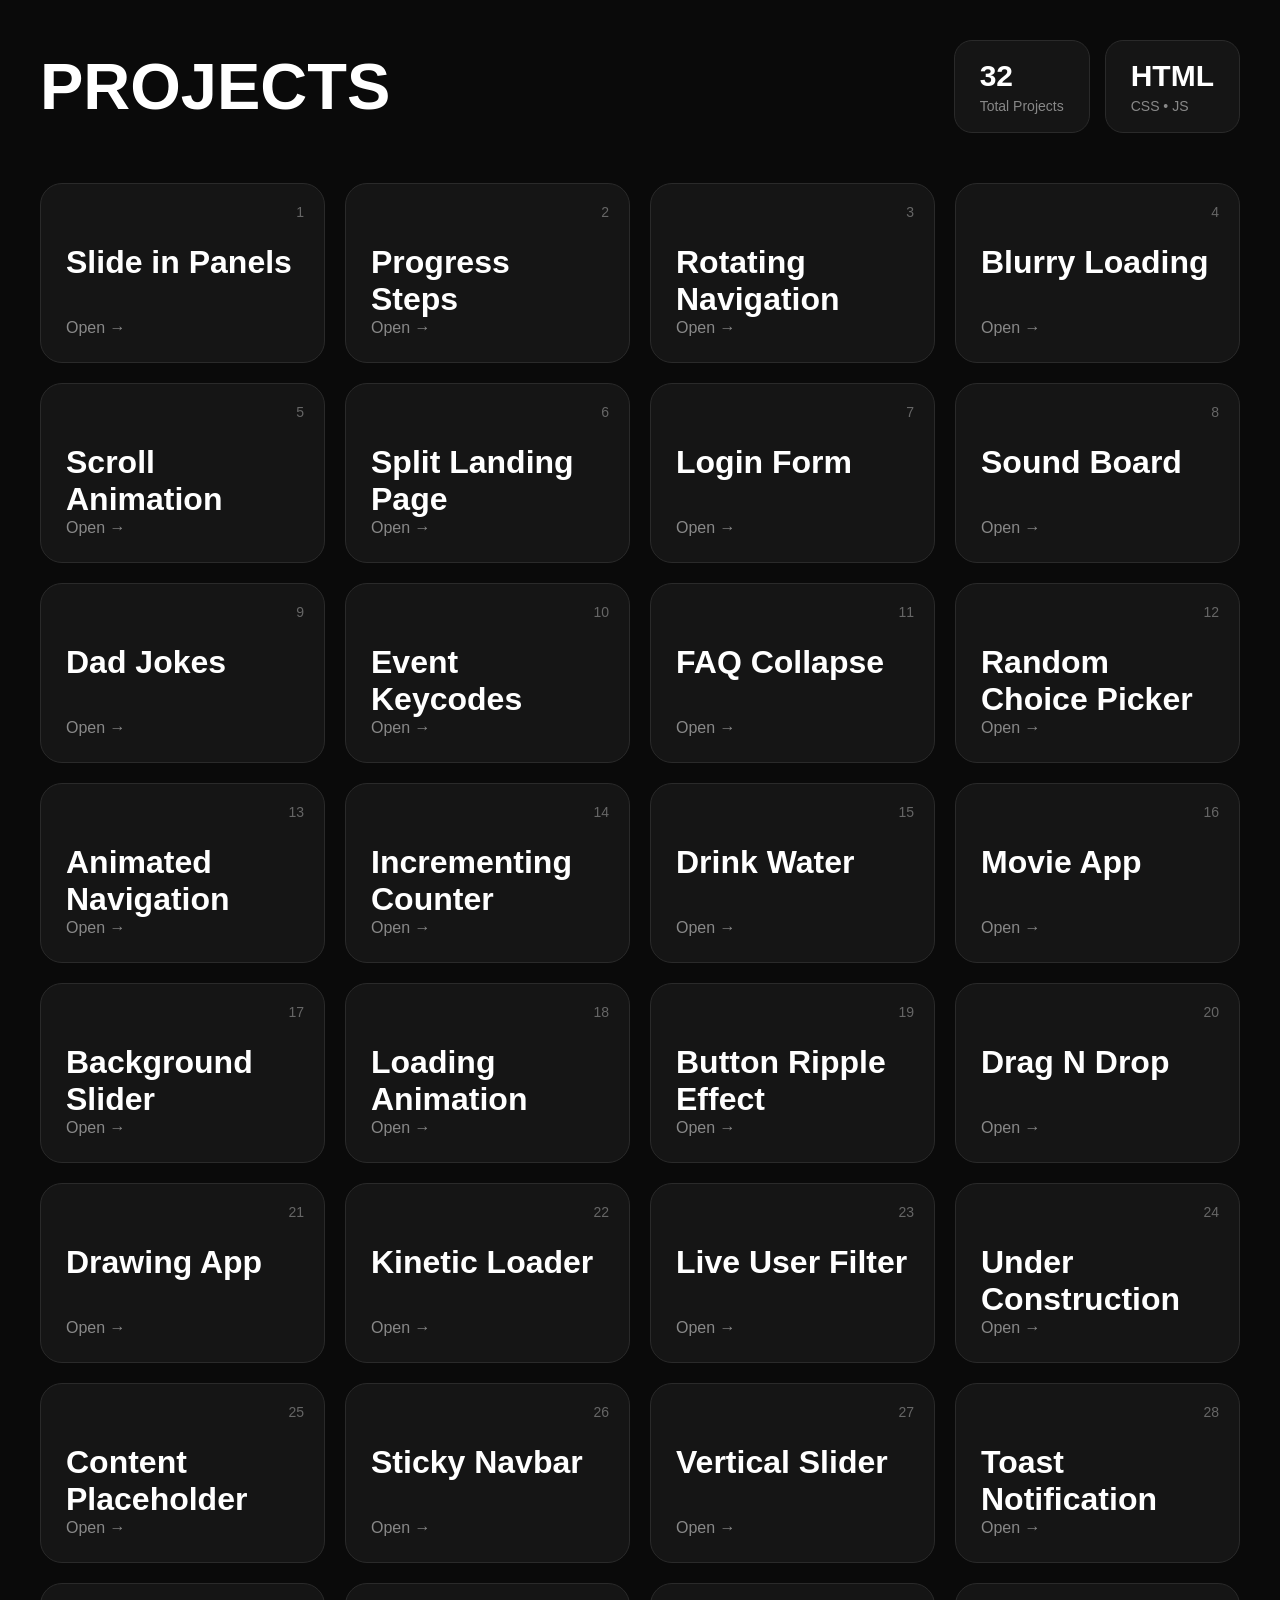
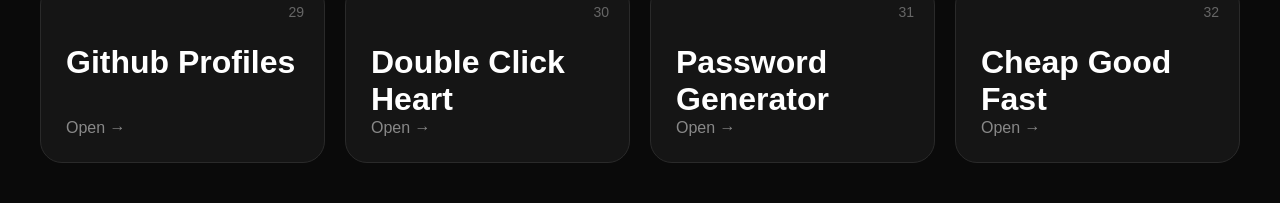
<file: index.html>
<!DOCTYPE html>
<html>
<head>
  <title>Projects</title>

  <style>

    *{
      margin:0;
      padding:0;
      box-sizing:border-box;
      font-family:Arial;
    }

    body{
      background:#0a0a0a;
      color:white;
      padding:40px;
    }

    .top{
      display:flex;
      justify-content:space-between;
      align-items:center;
      margin-bottom:50px;
      flex-wrap:wrap;
      gap:20px;
    }

    h1{
      font-size:65px;
    }

    .stats{
      display:flex;
      gap:15px;
    }

    .box{
      background:#151515;
      border:1px solid #2a2a2a;
      border-radius:18px;
      padding:18px 25px;
      min-width:130px;
    }

    .box h2{
      font-size:30px;
      margin-bottom:5px;
    }

    .box p{
      color:#888;
      font-size:14px;
    }

    .projects{
      display:grid;
      grid-template-columns:repeat(auto-fit,minmax(260px,1fr));
      gap:20px;
    }

    .card{
      background:#151515;
      border:1px solid #2a2a2a;
      border-radius:22px;
      padding:25px;
      text-decoration:none;
      color:white;
      height:180px;
      transition:0.25s;
      position:relative;
    }

    .card:hover{
      transform:translateY(-8px);
      border-color:#555;
    }

    .number{
      position:absolute;
      top:20px;
      right:20px;
      color:#666;
      font-size:14px;
    }

    .project{
      font-size:32px;
      margin-top:35px;
      font-weight:bold;
    }

    .open{
      position:absolute;
      bottom:25px;
      color:#888;
    }

  </style>
</head>

<body>

  <div class="top">

    <h1>PROJECTS</h1>

    <div class="stats">

      <div class="box">
        <h2 id="total"></h2>
        <p>Total Projects</p>
      </div>

      <div class="box">
        <h2>HTML</h2>
        <p>CSS • JS</p>
      </div>

    </div>

  </div>

  <div class="projects" id="projects"></div>

  <script>

    let totalProjects = 32;

    let projectNames = [
      "Slide in Panels",
      "Progress Steps",
      "Rotating Navigation",
      "Blurry Loading",
      "Scroll Animation",
      "Split Landing Page",
      "Login Form",
      "Sound Board",
      "Dad Jokes",
      "Event Keycodes",
      "FAQ Collapse",
      "Random Choice Picker",
      "Animated Navigation",
      "Incrementing Counter",
      "Drink Water",
      "Movie App",
      "Background Slider",
      "Loading Animation",
      "Button Ripple Effect",
      "Drag N Drop",
      "Drawing App",
      "Kinetic Loader",
      "Live User Filter",
      "Under Construction",
      "Content Placeholder",
      "Sticky Navbar",
      "Vertical Slider",
      "Toast Notification",
      "Github Profiles",
      "Double Click Heart",
      "Password Generator",
      "Cheap Good Fast"         
    ];

    let projects = "";

    for(let i = 1; i <= totalProjects; i++){

      projects += `

      <a class="card" href="pro${i}/index.html">

        <div class="number">${i}</div>

        <div class="project">${projectNames[i-1]}</div>

        <div class="open">Open →</div>

      </a>

      `;

    }

    document.getElementById("projects").innerHTML = projects;

    document.getElementById("total").innerText = totalProjects;

  </script>

</body>
</html>
</file>
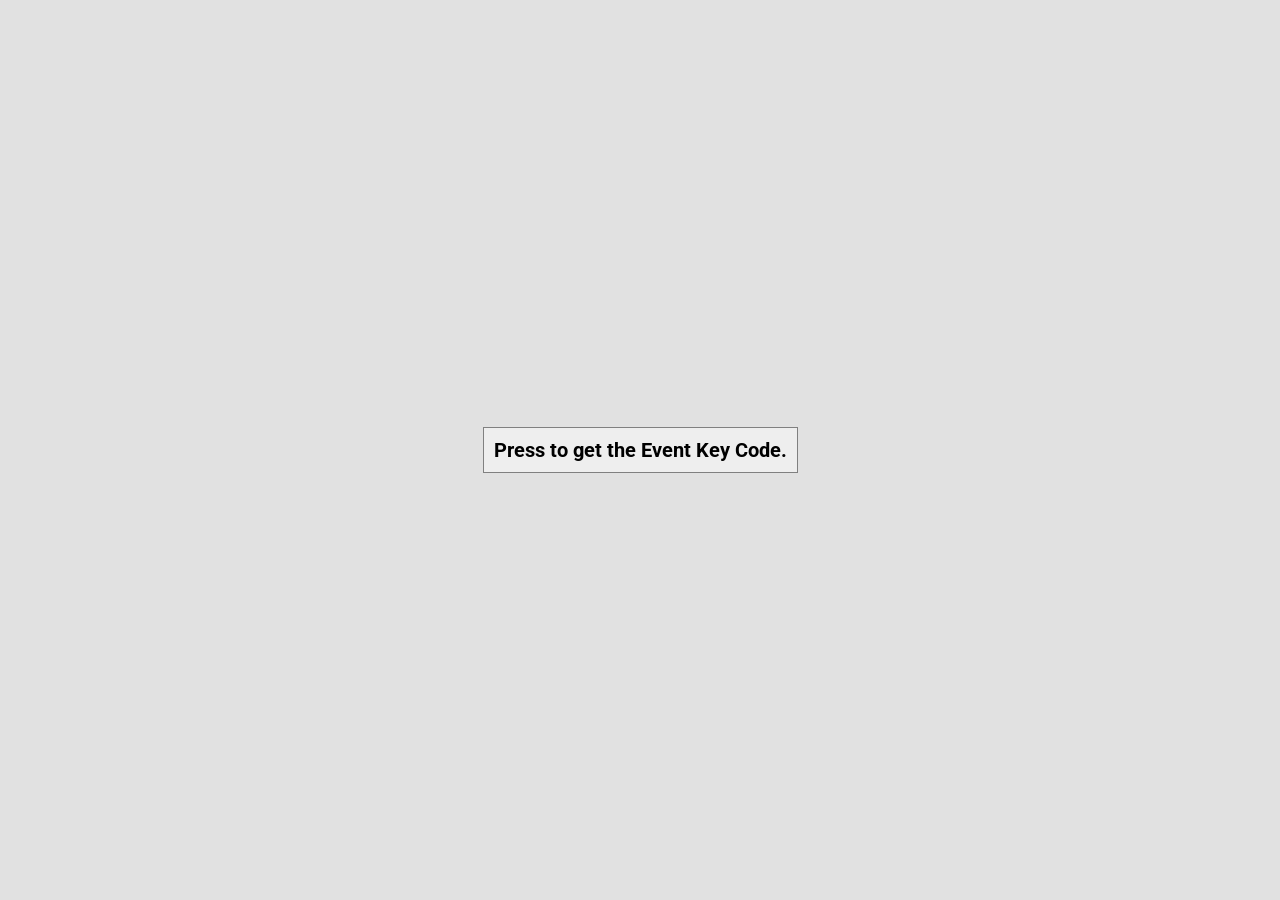
<file: pro10/index.html>
<!DOCTYPE html>
<html lang="en">
<head>
    <meta charset="UTF-8">
    <meta name="viewport" content="width=device-width, initial-scale=1.0">
    <link rel="stylesheet" href="style.css">
    <title>Event KeyCode</title>
</head>
<body>
    
    <div id="insert">
       
        <div class="key">
            Press to get the Event Key Code.
        </div>
    </div>

    <script src="script.js"></script>
</body>
</html>
</file>
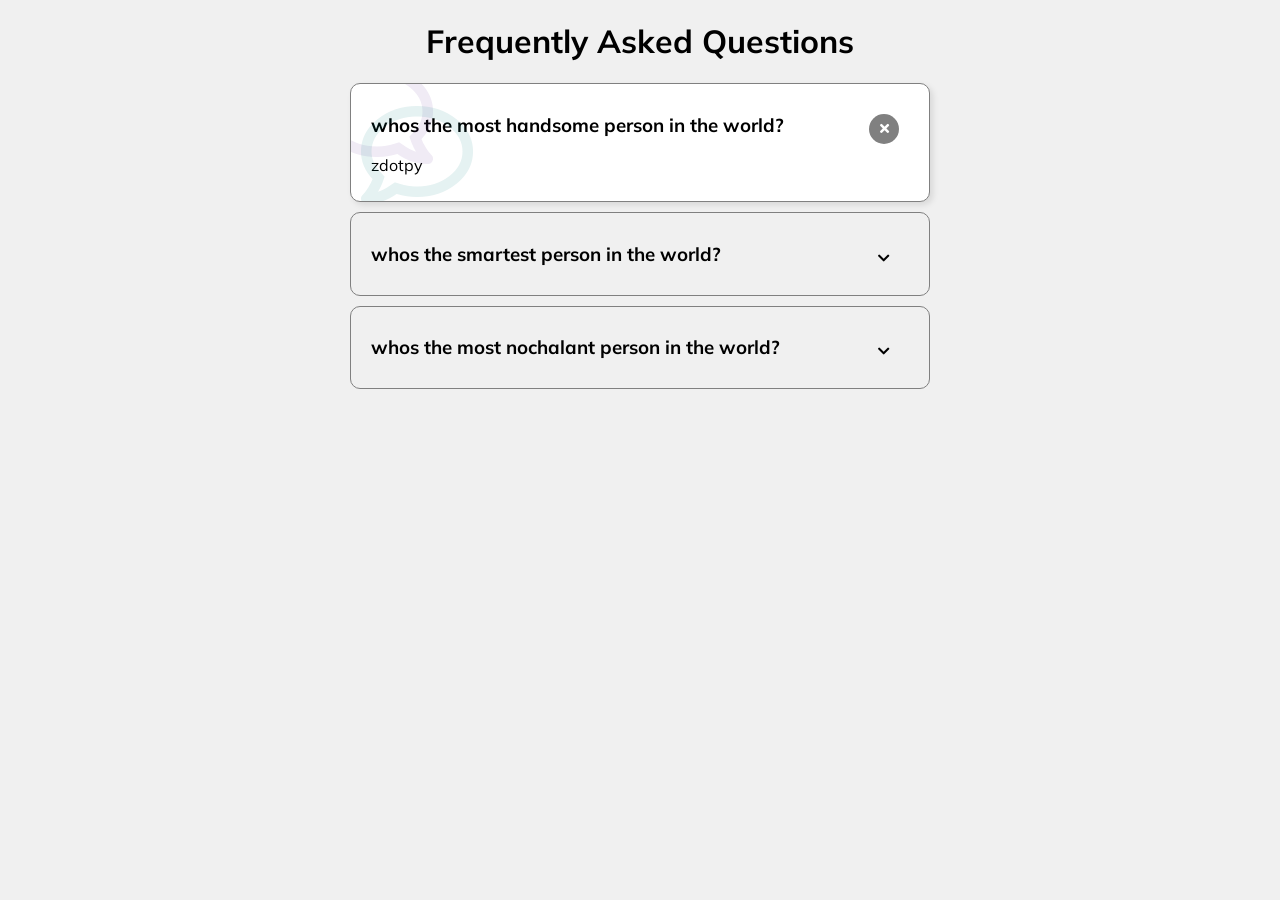
<file: pro11/index.html>
<!DOCTYPE html>
<html lang="en">
<head>
    <meta charset="UTF-8">
    <meta name="viewport" content="width=device-width, initial-scale=1.0">
    <link rel="stylesheet" href="https://cdnjs.cloudflare.com/ajax/libs/font-awesome/5.15.2/css/all.min.css"
        integrity="sha512-HK5fgLBL+xu6dm/Ii3z4xhlSUyZgTT9tuc/hSrtw6uzJOvgRr2a9jyxxT1ely+B+xFAmJKVSTbpM/CuL7qxO8w=="
        crossorigin="anonymous" />
    <link rel="stylesheet" href="style.css">
    <title>FAQ</title>
</head>
<body>
    
    <div class="faq-container">
        <h1>Frequently Asked Questions</h1>

        <div class="faq active">

            <h3 class="faq-title">whos the most handsome person in the world?</h3>
            <p class="faq-text">zdotpy</p>

            <button class="faq-toggle">
                <i class="fas fa-chevron-down"></i>
                <i class="fas fa-times"></i>

            </button>
        </div>

        <div class="faq">
        
            <h3 class="faq-title">whos the smartest person in the world?</h3>
            <p class="faq-text">zdotpy</p>
        
            <button class="faq-toggle">
                <i class="fas fa-chevron-down"></i>
                <i class="fas fa-times"></i>
        
            </button>
        </div>

        <div class="faq">
        
            <h3 class="faq-title">whos the most nochalant person in the world?</h3>
            <p class="faq-text">zdotpy</p>
        
            <button class="faq-toggle">
                <i class="fas fa-chevron-down"></i>
                <i class="fas fa-times"></i>
        
            </button>
        </div>
    </div>

    <script src="script.js"></script>
</body>
</html>
</file>
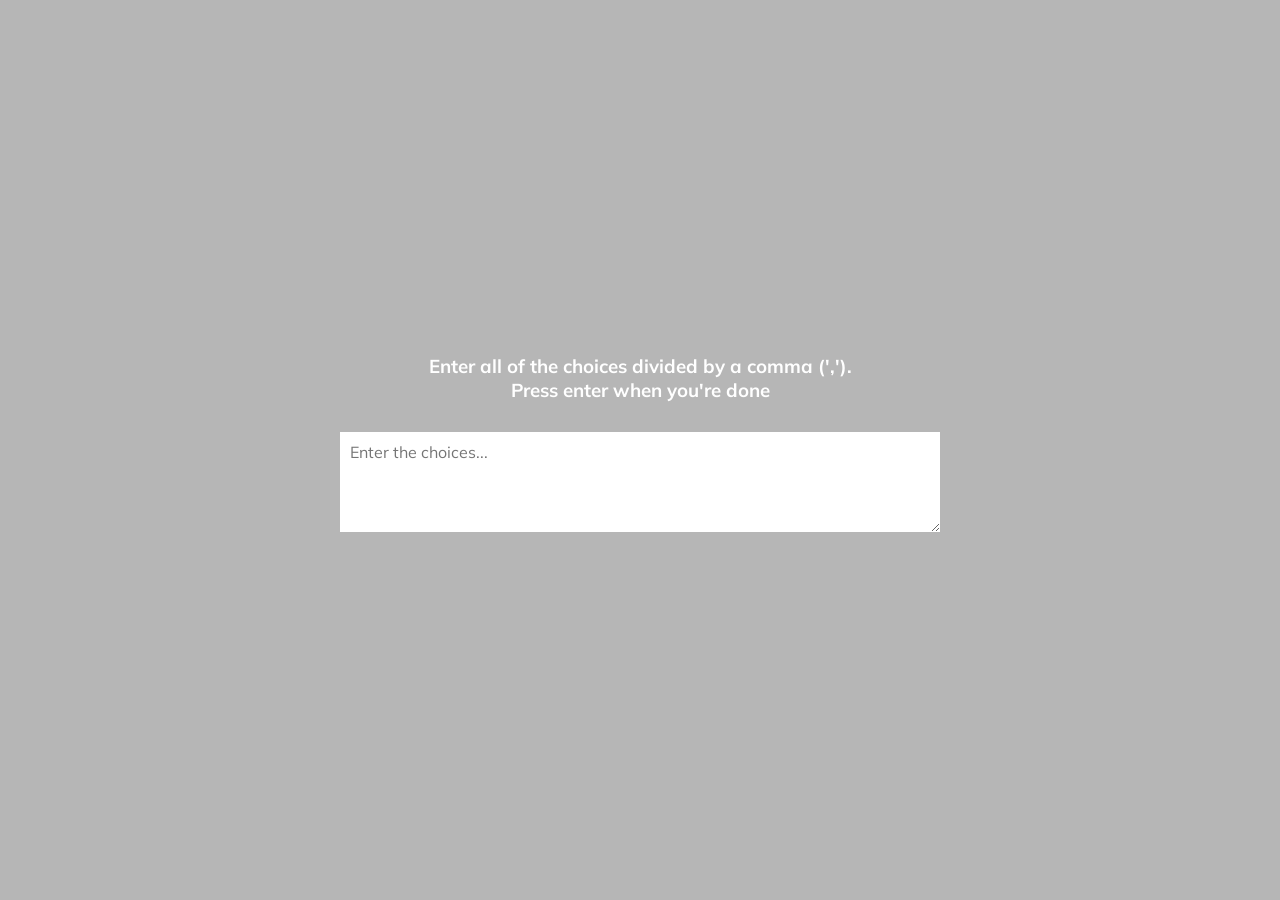
<file: pro12/index.html>
<!DOCTYPE html>
<html lang="en">
<head>
    <meta charset="UTF-8">
    <meta name="viewport" content="width=device-width, initial-scale=1.0">
    <link rel="stylesheet" href="style.css">
    <title>Random Choice Picker</title>
</head>
<body>
    
    <div class="container">
        <h3>Enter all of the choices divided by a comma (',').
        <br/>Press enter when you're done</h3>

        <textarea  id="textarea" placeholder="Enter the choices..."></textarea>

        <div id="tags"></div>
    </div>
    <script src="script.js"></script>
</body>
</html>
</file>
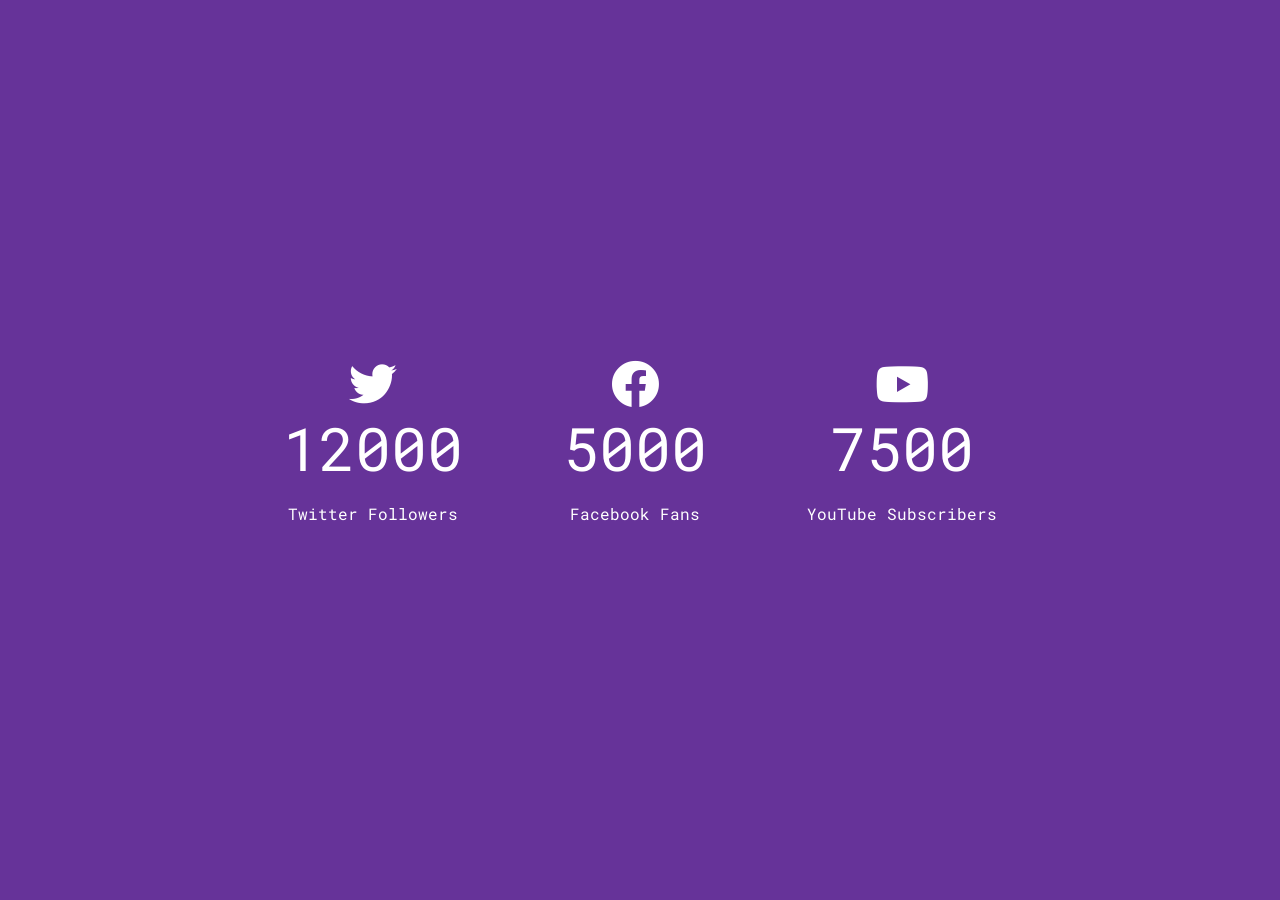
<file: pro14/index.html>
<!DOCTYPE html>
<html lang="en">
<head>
    <meta charset="UTF-8">
    <meta name="viewport" content="width=device-width, initial-scale=1.0">
    <link rel="stylesheet" href="https://cdnjs.cloudflare.com/ajax/libs/font-awesome/5.15.2/css/all.min.css"
        integrity="sha512-HK5fgLBL+xu6dm/Ii3z4xhlSUyZgTT9tuc/hSrtw6uzJOvgRr2a9jyxxT1ely+B+xFAmJKVSTbpM/CuL7qxO8w=="
        crossorigin="anonymous" />
    <link rel="stylesheet" href="style.css">
    <title>Increment Counter</title>
</head>
<body>
    
    <div class="counter-container">
        <i class="fab fa-twitter fa-3x"></i>
        <div class="counter" data-target="12000"></div>
        <p>Twitter Followers</p>
    </div>

    <div class="counter-container">
        <i class="fab fa-facebook fa-3x"></i>
        <div class="counter" data-target="5000"></div>
        <p>Facebook Fans</p>
    </div>
    <div class="counter-container">
        <i class="fab fa-youtube fa-3x"></i>
        <div class="counter" data-target="7500"></div>
        <p>YouTube Subscribers</p>
    </div>

    <script src="script.js"></script>
</body>
</html>
</file>
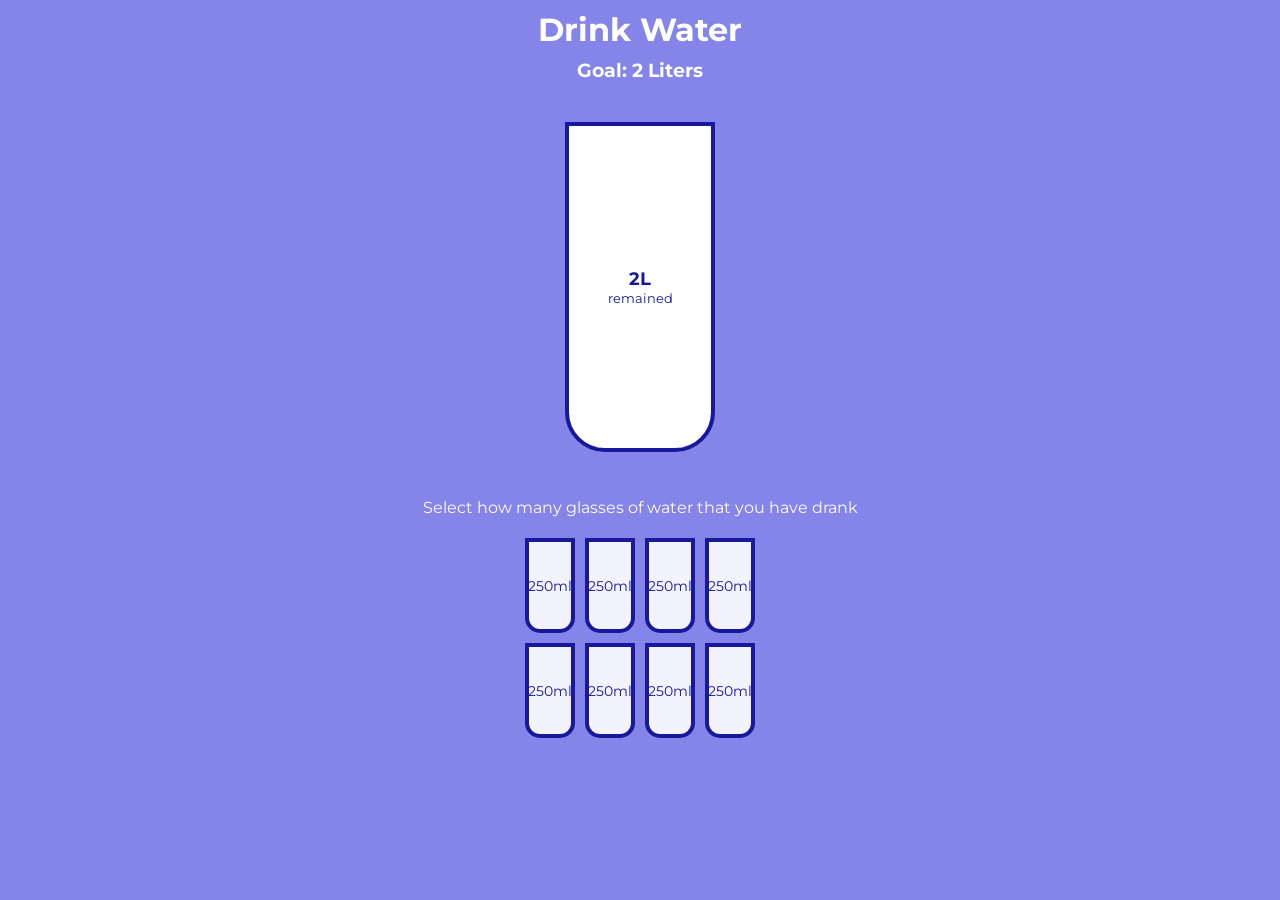
<file: pro15/index.html>
<!DOCTYPE html>
<html lang="en">
<head>
    <meta charset="UTF-8">
    <meta name="viewport" content="width=device-width, initial-scale=1.0">
    <link rel="stylesheet" href="style.css">
    <title>Drink Water</title>
</head>
<body>
    <h1>Drink Water</h1>
    <h3>Goal: 2 Liters</h3>

    <div class="cup">
        <div class="remained" id="remained">
            <span id="litres"></span>
            <small>remained</small>
        </div>

        <div class="percentage" id="percentage"></div>


    </div>

    <p class="text">Select how many glasses of water that you have drank</p>

    <div class="cups">
        <div class="cup small-cup">250ml</div>
        <div class="cup small-cup">250ml</div>
        <div class="cup small-cup">250ml</div>
        <div class="cup small-cup">250ml</div>
        <div class="cup small-cup">250ml</div>
        <div class="cup small-cup">250ml</div>
        <div class="cup small-cup">250ml</div>
        <div class="cup small-cup">250ml</div>

    </div>

    <script src="script.js"></script>
</body>
</html>
</file>
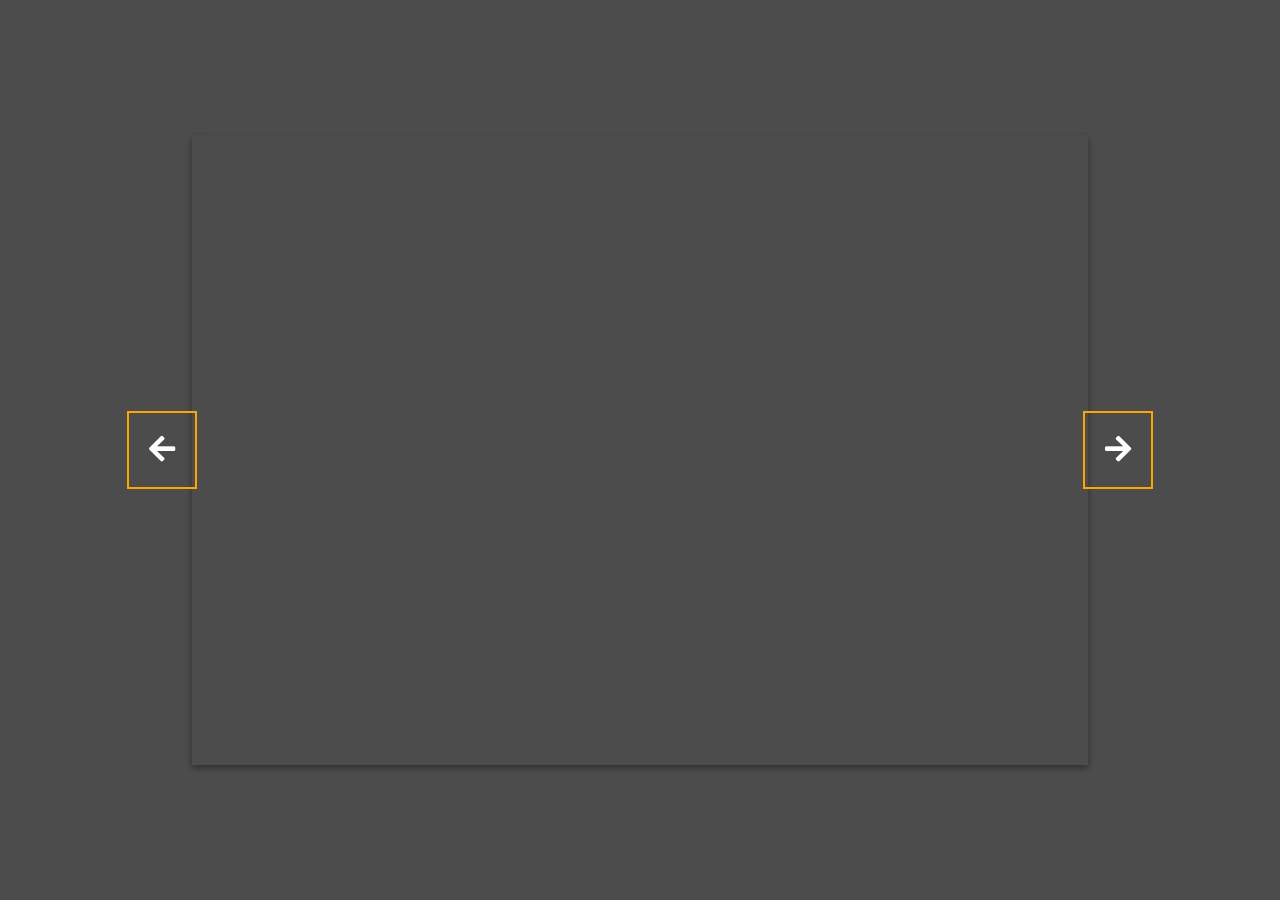
<file: pro17/index.html>
<!DOCTYPE html>
<html lang="en">
  <head>
    <meta charset="UTF-8" />
    <meta name="viewport" content="width=device-width, initial-scale=1.0" />
    <link
      rel="stylesheet"
      href="https://cdnjs.cloudflare.com/ajax/libs/font-awesome/5.14.0/css/all.min.css"
      integrity="sha512-1PKOgIY59xJ8Co8+NE6FZ+LOAZKjy+KY8iq0G4B3CyeY6wYHN3yt9PW0XpSriVlkMXe40PTKnXrLnZ9+fkDaog=="
      crossorigin="anonymous"
    />
    <link rel="stylesheet" href="style.css" />
    <title>Background Slider</title>
  </head>
  <body>
    <div class="slider-container">
      <div
        class="slide active"
        style="
          background-image: url('https://images.unsplash.com/photo-1549880338-65ddcdfd017b?ixlib=rb-1.2.1&ixid=eyJhcHBfaWQiOjEyMDd9&auto=format&fit=crop&w=2100&q=80');
        "
      ></div>
      <div
        class="slide"
        style="
          background-image: url('https://images.unsplash.com/photo-1511593358241-7eea1f3c84e5?ixlib=rb-1.2.1&ixid=eyJhcHBfaWQiOjEyMDd9&auto=format&fit=crop&w=1934&q=80');
        "
      ></div>

      <div
        class="slide"
        style="
          background-image: url('https://images.unsplash.com/photo-1495467033336-2effd8753d51?ixlib=rb-1.2.1&ixid=eyJhcHBfaWQiOjEyMDd9&auto=format&fit=crop&w=2100&q=80');
        "
      ></div>

      <div
        class="slide"
        style="
          background-image: url('https://images.unsplash.com/photo-1522735338363-cc7313be0ae0?ixlib=rb-1.2.1&ixid=eyJhcHBfaWQiOjEyMDd9&auto=format&fit=crop&w=2689&q=80');
        "
      ></div>

      <div
        class="slide"
        style="
          background-image: url('https://images.unsplash.com/photo-1559087867-ce4c91325525?ixlib=rb-1.2.1&ixid=eyJhcHBfaWQiOjEyMDd9&auto=format&fit=crop&w=2100&q=80');
        "
      ></div>

      <button class="arrow left-arrow" id="left">
        <i class="fas fa-arrow-left"></i>
      </button>

      <button class="arrow right-arrow" id="right">
        <i class="fas fa-arrow-right"></i>
      </button>
    </div>
    <script src="script.js"></script>
  </body>
</html>
</file>
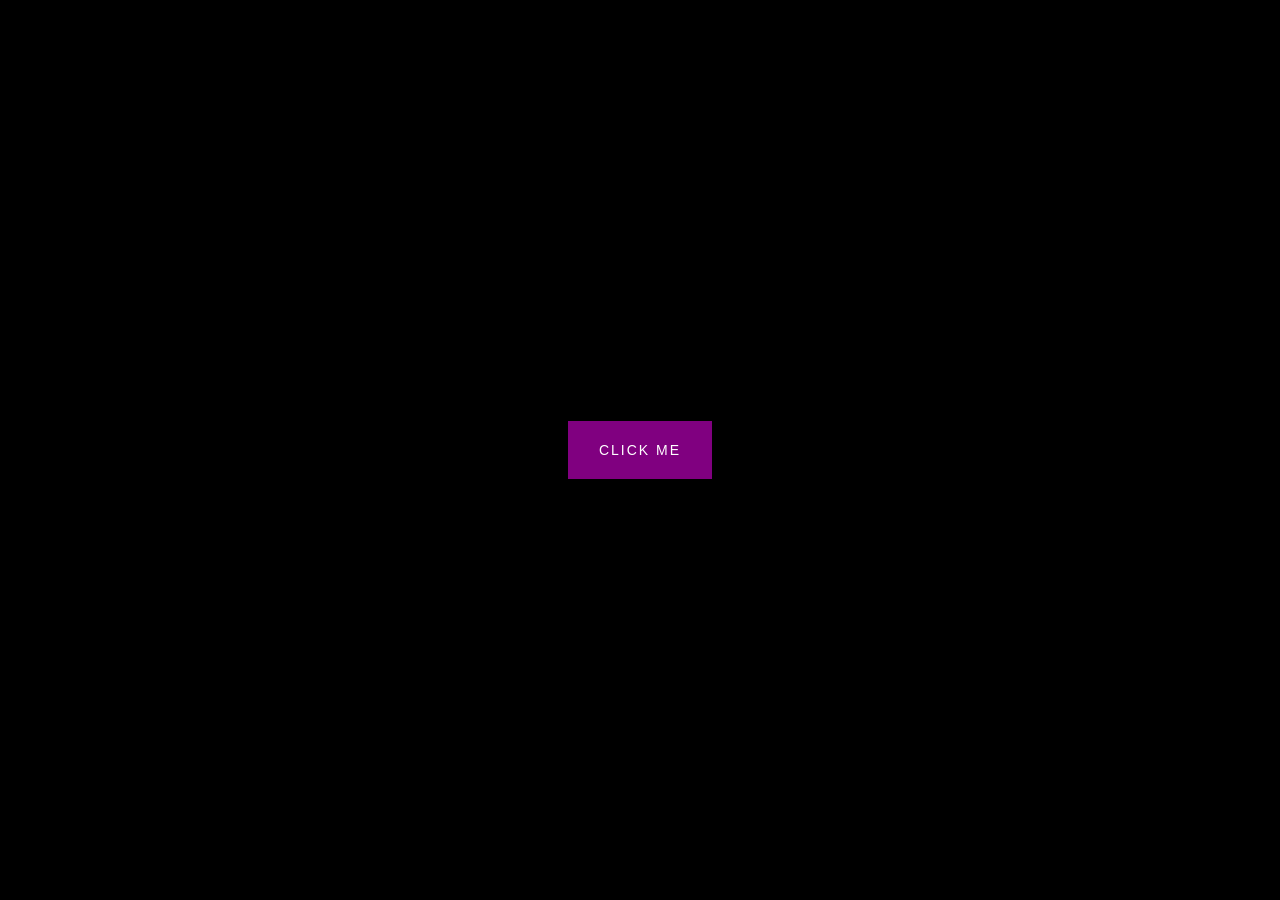
<file: pro19/index.html>
<!DOCTYPE html>
<html lang="en">
  <head>
    <meta charset="UTF-8" />
    <meta name="viewport" content="width=device-width, initial-scale=1.0" />
    <link rel="stylesheet" href="style.css" />
    <title>Button Ripple Effect</title>
  </head>
  <body>
    <button class="ripple">Click Me</button>
    <script src="script.js"></script>
  </body>
</html>
</file>
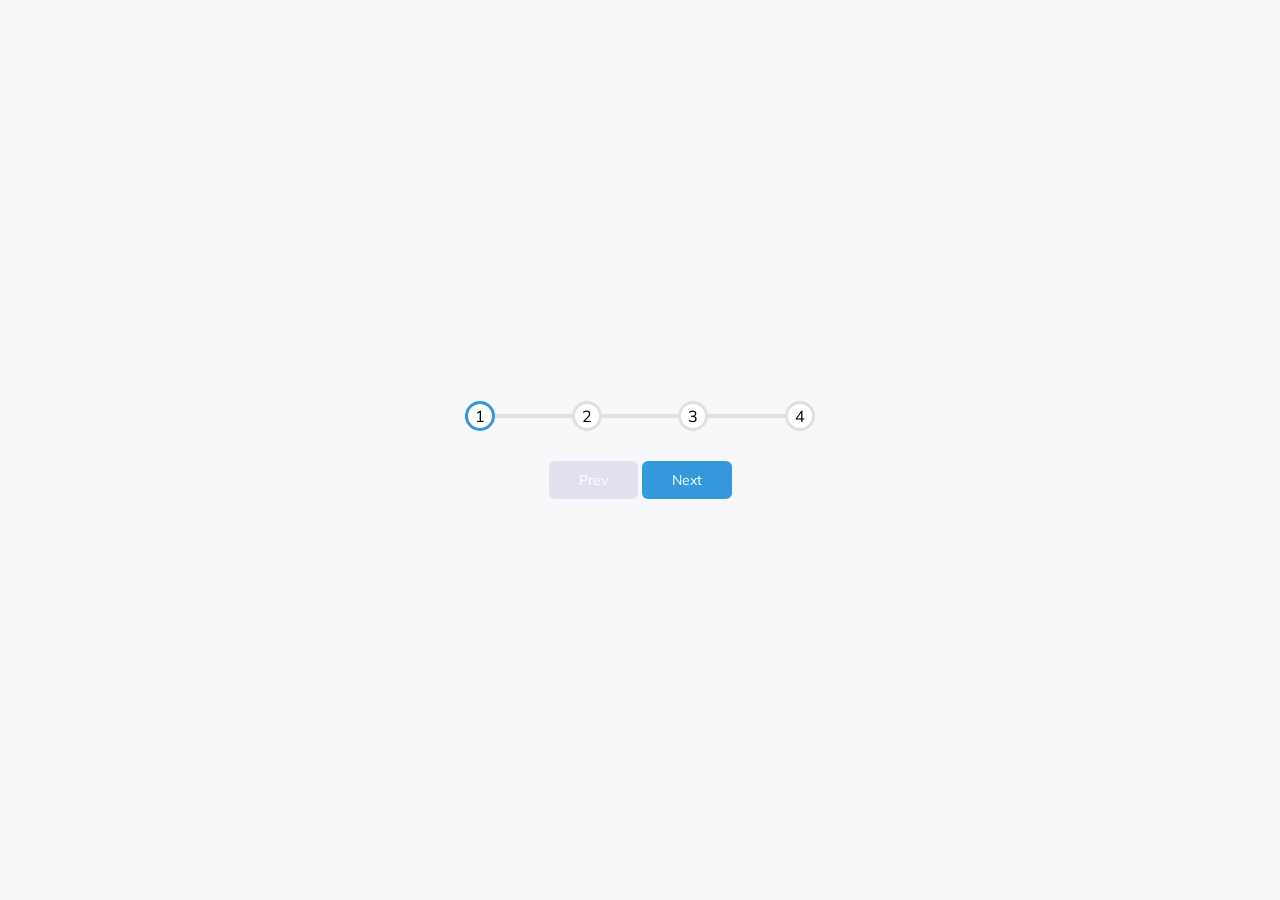
<file: pro2/index.html>
<!DOCTYPE html>
<html lang="en">
<head>
    <meta charset="UTF-8">
    <meta name="viewport" content="width=device-width, initial-scale=1.0">
    <link rel="stylesheet" href="style.css">
    <title>My Project</title>
</head>
<body>
    
    <div class="container">
        <div class="progress-container">
            <div class="progress" id="progress"></div>
            <div class="circle active">1</div>
            <div class="circle">2</div>
            <div class="circle">3</div>
            <div class="circle">4</div>

        </div>

        <button class="btn" id="prev" disabled>Prev</button>
        <button class="btn" id="next">Next</button>

    </div>

    <script src="script.js"></script>
</body>
</html>
</file>
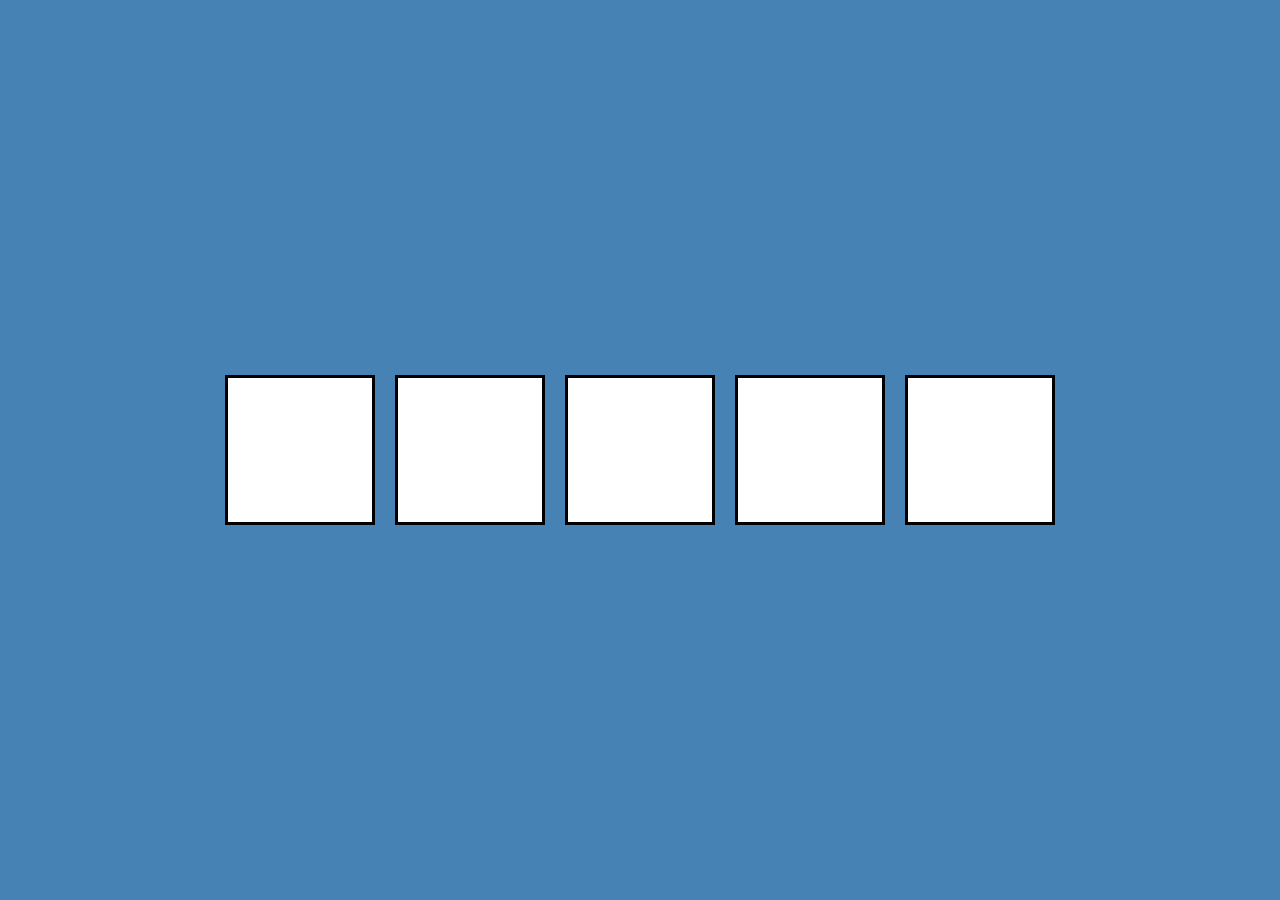
<file: pro20/index.html>
<!DOCTYPE html>
<html lang="en">
  <head>
    <meta charset="UTF-8" />
    <meta name="viewport" content="width=device-width, initial-scale=1.0" />
    <link rel="stylesheet" href="style.css" />
    <title>Drag N Drop</title>
  </head>
  <body>
    <div class="empty">
      <div class="fill" draggable="true"></div>
    </div>
    <div class="empty"></div>
    <div class="empty"></div>
    <div class="empty"></div>
    <div class="empty"></div>

    <script src="script.js"></script>
  </body>
</html>
</file>
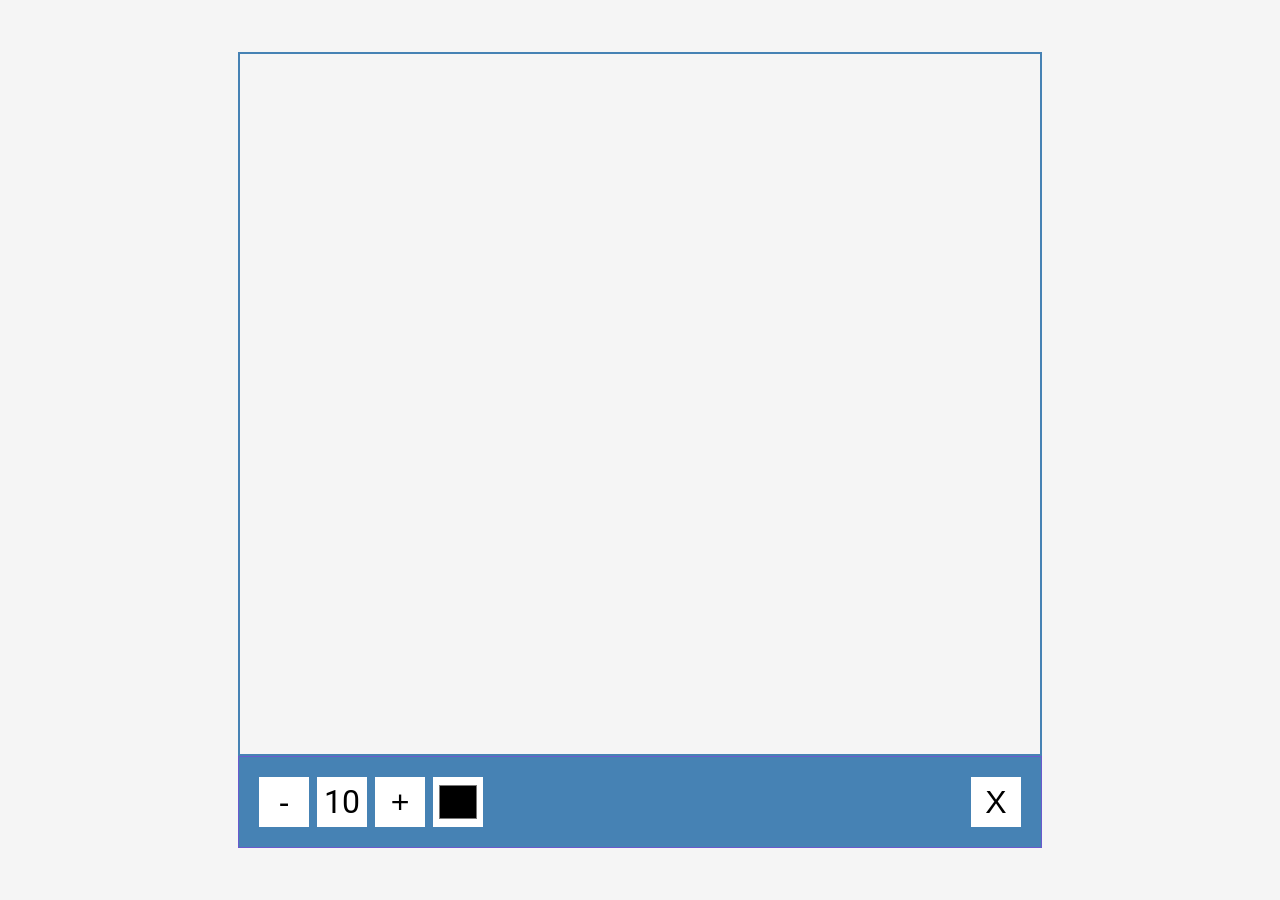
<file: pro21/index.html>
<!DOCTYPE html>
<html lang="en">
  <head>
    <meta charset="UTF-8" />
    <meta name="viewport" content="width=device-width, initial-scale=1.0" />
    <link rel="stylesheet" href="style.css" />
    <title>Drawing App</title>
  </head>
  <body>
    <canvas id="canvas" width="800" height="700"></canvas>
    <div class="toolbox">
      <button id="decrease">-</button>
      <span id="size">10</span>
      <button id="increase">+</button>
      <input type="color" id="color">
      <button id="clear">X</button>
    </div>

    <script src="script.js"></script>
  </body>
</html>
</file>
<file: pro10/style.css>
@import url('https://fonts.googleapis.com/css2?family=Roboto:wght@100;400;700&display=swap');

*{
    box-sizing: border-box;
}

body{
    background-color: #e1e1e1;
    font-family: 'Roboto', sans-serif;
    margin: 0;
    display:flex;
    text-align: center;
    align-items: center;
    justify-content: center;
    min-height: 100vh;
    overflow:hidden;
}

.key{
    display: inline-flex;
    border: 1px solid grey;
    padding:10px;
    position:relative;
    font-family: inherit;
    font-size: 20px;
    font-weight: bold;
    box-shadow: 2px, 2px, 2px, rgba(0,0,0,0.1);
    margin:10px;
    min-width: 150px;
    align-items: center;
    flex-direction: column;
    background-color: #eee;
}

.key small {
    position:absolute;
    top: -25px;
    left: 0px;
    width:100%;
    text-align: center;
    color:grey;
    font-size: 16px;
}
</file>
<file: pro11/style.css>
@import url('https://fonts.googleapis.com/css?family=Muli&display=swap');

*{
    box-sizing: border-box;
}

body{
    font-family: 'Muli', sans-serif;
    background-color: #f0f0f0;
}

.faq-container {
    max-width:600px;
    margin:0 auto;
}

h1 {
    text-align:center;
}

.faq{
    position:relative;
    border:1px solid grey;
    padding: 10px 20px;
    margin:10px;
    border-radius: 10px;
    overflow: hidden;
    transition: 0.3s ease;
}


.faq.active{
    background-color: white;
    box-shadow: 3px 3px 6px rgba(0,0,0,0.1);
}


.faq.active::before,.faq.active::after{
    content: "\f075";
    font-family: "Font Awesome 5 Free";
    color:teal;
    font-size: 7rem;
    position:absolute;
    top: 10px;
    left:10px;
    opacity: 0.1;
    z-index: 0;
}

.faq.active::before{
    top:-30px;
    left:-30px;
    transform: rotateY(180deg);
    color:rebeccapurple;
}

.faq .faq-text{
    display:none;
}

.faq.active .faq-text{
    display:block;
}

.faq-toggle{
    position:absolute;
    top:30px;
    right:30px;
    height:30px;
    width:30px;
    background-color: transparent;
    border:0;
    border-radius: 50%;
}

.faq-toggle:focus{
    outline:0;
}

.faq-toggle .fa-times{
    display:none;
}

.faq.active .faq-toggle .fa-times{
    display: block;
    color:#fff;
}

.faq.active .faq-toggle{
    background-color: grey;
}


.faq.active .faq-toggle .fa-chevron-down{
    display: none;
}
</file>
<file: pro12/style.css>
@import url('https://fonts.googleapis.com/css?family=Muli:wght@100;400;700&display=swap');

*{
    box-sizing: border-box;
}

body{
    background-color: rgba(0, 0, 0, 0.288);
    font-family: 'Muli', sans-serif;
    margin: 0;
    display:flex;
    flex-direction: column;
    align-items: center;
    justify-content: center;
    min-height: 100vh;
    overflow:hidden;
}

h3{
    color:#fff;
    text-align: center;
    margin: 10px 0 20px;
}

.container{
    width:600px;
}

textarea{
    width:100%;
    height:100px;
    font-family: inherit;
    font-size: 16px;
    padding:10px;
    border:0;
    margin: 10px 0 20px;
}

.tag{
    background-color: rgba(66, 114, 72, 0.185);
    padding: 10px 20px;
    border-radius: 50px;
    color:white;
    display:inline-block;
    margin: 0 5px;
}

.tag.highlight{
    background-color: rgba(87, 37, 94, 0.24);
}
</file>
<file: pro14/style.css>
@import url('https://fonts.googleapis.com/css2?family=Roboto+Mono:wght@100;400;700&display=swap');

*{
    box-sizing: border-box;
}

body{
    background-color: rebeccapurple;
    color:#fff;
    font-family: 'Roboto Mono', sans-serif;
    margin: 0;
    display:flex;
    align-items: center;
    justify-content: center;
    min-height: 100vh;
    overflow:hidden;
}

.counter-container{
    display:flex;
    flex-direction: column;
    justify-content: center;
    text-align: center;
    margin: 20px 50px;
}

.counter{
    font-size: 60px;
}

@media (max-width: 580px){
    body{
        flex-direction: column;
    }
}
</file>
<file: pro15/style.css>
@import url('https://fonts.googleapis.com/css?family=Montserrat:wght@400;700&display=swap');

*{
    box-sizing: border-box;
}

body{
    background-color: rgb(132, 132, 233);
    color:#fff;
    font-family: 'Montserrat', sans-serif;
    margin: 0;
    display:flex;
    flex-direction: column;
    align-items: center;
    min-height: 100vh;
}

h1{
    margin: 10px 0 0;
}

h3{
    margin: 10px 0;
}

.cup{
    background-color: #fff;
    color:rgb(24, 24, 155);
    border: 4px solid rgb(24, 24, 155);
    border-radius: 0 0 40px 40px;
    height: 330px;
    width:150px;
    margin: 30px 0;
    display: flex;
    flex-direction: column;
    overflow: hidden;
    transition: 0.3s ease;
}

.cup.small-cup{
    height: 95px;
    width:50px;
    border-radius: 0 0 15px 15px;
    cursor:pointer;
    background-color: rgba(255, 255, 255, 0.9);
    font-size: 14px;
    align-items: center;
    justify-content: center;
    margin:5px;
    transition: 0.3s ease;
}

.cup.small-cup.full{
    background-color: rgb(139, 139, 248);
    color:#fff;
}

.cups{
    display:flex;
    flex-wrap: wrap;
    align-items: center;
    justify-content:center;
    width:280px
}

.remained{
    display:flex;
    flex-direction: column;
    align-content: center;
    justify-content: center;
    text-align: center;
    flex:1;
    transition: 0.3s ease;
}

.remained span{
    font-weight: bold;
    font-size: 18px;
}

.percentage{
    display:flex;
    align-items: center;
    justify-content: center;
    text-align: center;
    background-color: rgb(139, 139, 248);
    color:#fff;
    height:0;
    font-size:20px;
    font-weight: bold;
    transition: 0.3s ease;
}
</file>
<file: pro17/style.css>
@import url('https://fonts.googleapis.com/css2?family=Roboto:wght@400;700&display=swap');

* {
  box-sizing: border-box;
}

body {
  font-family: 'Roboto', sans-serif;
  display: flex;
  flex-direction: column;
  align-items: center;
  justify-content: center;
  height: 100vh;
  overflow: hidden;
  margin: 0;
  background-position: center center;
  background-size: cover;
  transition: 0.4s;
}

body::before {
  content: '';
  position: absolute;
  top: 0;
  left: 0;
  width: 100%;
  height: 100vh;
  background-color: rgba(0, 0, 0, 0.7);
  z-index: -1;
}

.slider-container {
  box-shadow: 0 3px 6px rgba(0, 0, 0, 0.16), 0 3px 6px rgba(0, 0, 0, 0.23);
  height: 70vh;
  width: 70vw;
  position: relative;
  overflow: hidden;
}

.slide {
  opacity: 0;
  height: 100vh;
  width: 100vw;
  background-position: center center;
  background-size: cover;
  position: absolute;
  top: -15vh;
  left: -15vw;
  transition: 0.4s ease;
  z-index: 1;
}

.slide.active {
  opacity: 1;
}

.arrow {
  position: fixed;
  background-color: transparent;
  color: #fff;
  padding: 20px;
  font-size: 30px;
  border: 2px solid orange;
  top: 50%;
  transform: translateY(-50%);
  cursor: pointer;
}

.arrow:focus {
  outline: 0;
}

.left-arrow {
  left: calc(15vw - 65px);
}

.right-arrow {
  right: calc(15vw - 65px);
}
</file>
<file: pro19/style.css>
@import url('https://fonts.googleapis.com/css2?family=Roboto:wght@400;700&display=swap');

* {
  box-sizing: border-box;
}

body {
  background-color: #000;
  font-family: 'Roboto', sans-serif;
  display: flex;
  flex-direction: column;
  align-items: center;
  justify-content: center;
  height: 100vh;
  overflow: hidden;
  margin: 0;
}

button {
  background-color: purple;
  color: #fff;
  border: 1px purple solid;
  font-size: 14px;
  text-transform: uppercase;
  letter-spacing: 2px;
  padding: 20px 30px;
  overflow: hidden;
  margin: 10px 0;
  position: relative;
}

button:focus {
  outline: none;
}

button .circle {
  position: absolute;
  background-color: #fff;
  width: 100px;
  height: 100px;
  border-radius: 50%;
  transform: translate(-50%, -50%) scale(0);
  animation: scale 0.5s ease-out;
}

@keyframes scale {
  to {
    transform: translate(-50%, -50%) scale(3);
    opacity: 0;
  }
}
</file>
<file: pro2/style.css>
@import url('https://fonts.googleapis.com/css?family=Muli&display=swap');

*{
    box-sizing: border-box;
}

body{
    background-color: #f6f7f9;
    font-family: 'Muli', sans-serif;
    margin: 0;
    display:flex;
    flex-direction: column;
    align-items: center;
    justify-content: center;
    min-height: 100vh;
    overflow:hidden;
}

.container{
    text-align:center;
}

.progress-container{
    display:flex;
    max-width:100%;
    width:350px;
    justify-content: space-between;
    margin-bottom: 30px;
    position:relative;
}

.progress-container::before{
    content:'';
    background-color: #e0e0e0;
    position: absolute;
    top:50%;
    left:0;
    transform: translateY(-50%);
    height:4px;
    width:100%;
    z-index: -1;

}

.progress{
    background-color: #3498db;
    position: absolute;
    top:50%;
    left:0;
    transform: translateY(-50%);
    height:4px;
    width:0%;
    z-index: -1;
    transition: 0.4s ease;
}

.circle{
    background-color: white;
    height:30px;
    width:30px;
    border-radius: 50%;
    display:flex;
    justify-content: center;
    align-items:center;
    border:3px solid #e0e0e0;
    transition: 0.4s ease;
}

.circle.active{
    border-color:#3498db;
}

.btn{
    font-family:inherit;
    font-size:14px;
    padding: 10px 30px;
    background-color: #3498db;
    color:#fff;
    border:0;
    border-radius: 6px;
    cursor: pointer;
}

.btn:active{
    transform: scale(0.98);
}

.btn:disabled{
    background-color: #e0e0ee;
    cursor:not-allowed;
}

.btn:focus{
    outline:0;
}
</file>
<file: pro20/style.css>
* {
  box-sizing: border-box;
}

body {
  background-color: steelblue;
  display: flex;
  align-items: center;
  justify-content: center;
  height: 100vh;
  overflow: hidden;
  margin: 0;
}

.empty {
  height: 150px;
  width: 150px;
  margin: 10px;
  border: solid 3px black;
  background: white;
}

.fill {
  background-image: url('https://source.unsplash.com/random/150x150');
  height: 145px;
  width: 145px;
  cursor: pointer;
}

.hold {
  border: solid 5px #ccc;
}

.hovered {
  background-color: #333;
  border-color: white;
  border-style: dashed;
}

@media (max-width: 800px) {
  body {
    flex-direction: column;
  }
}
</file>
<file: pro21/style.css>
@import url('https://fonts.googleapis.com/css2?family=Roboto:wght@400;700&display=swap');

* {
  box-sizing: border-box;
}

body {
  background-color: #f5f5f5;
  font-family: 'Roboto', sans-serif;
  display: flex;
  flex-direction: column;
  align-items: center;
  justify-content: center;
  height: 100vh;
  margin: 0;
}

canvas {
  border: 2px solid steelblue;
}

.toolbox {
  background-color: steelblue;
  border: 1px solid slateblue;
  display: flex;
  width: 804px;
  padding: 1rem;
}

.toolbox > * {
  background-color: #fff;
  border: none;
  display: inline-flex;
  align-items: center;
  justify-content: center;
  font-size: 2rem;
  height: 50px;
  width: 50px;
  margin: 0.25rem;
  padding: 0.25rem;
  cursor: pointer;
}

.toolbox > *:last-child {
  margin-left: auto;
}
</file>
